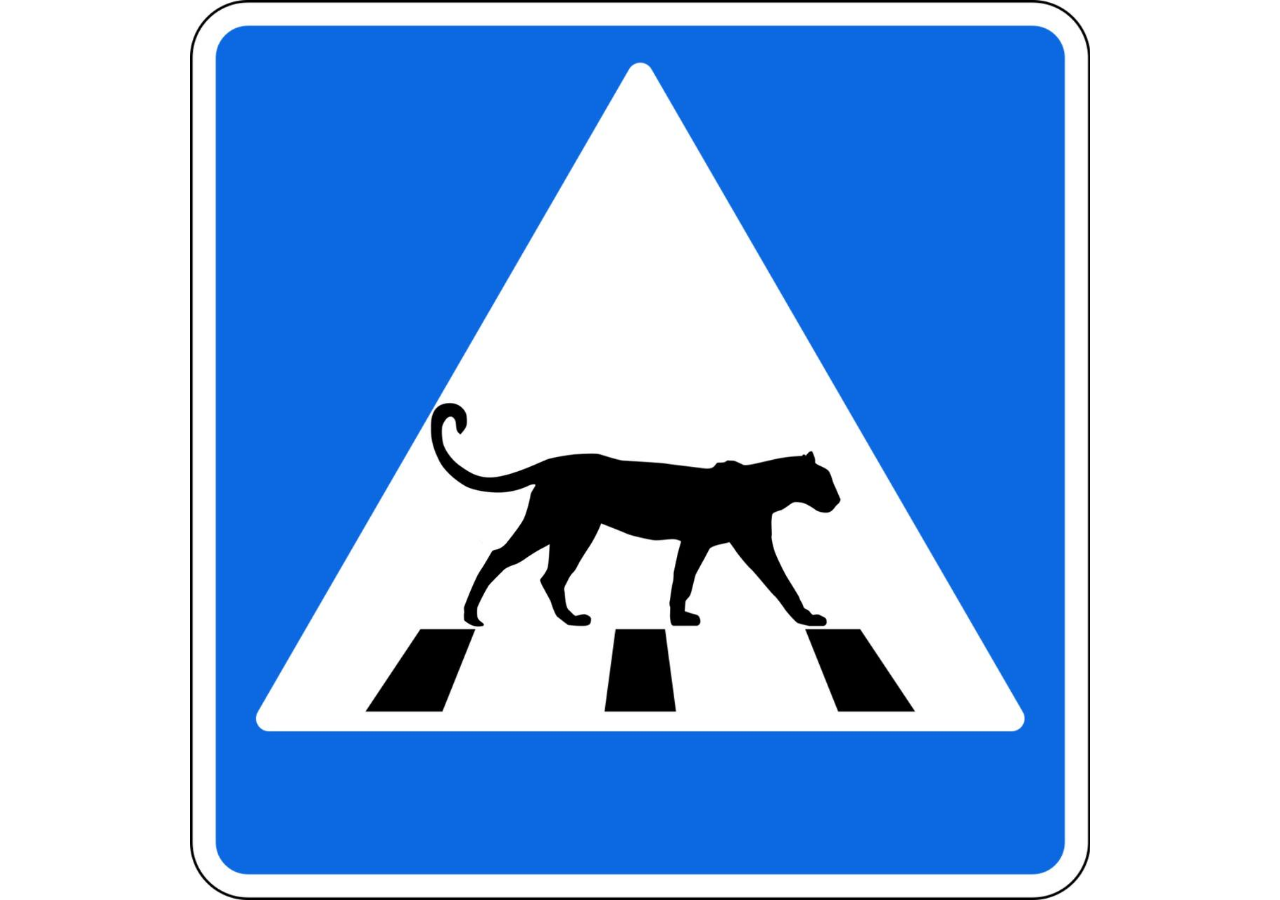
<file: logo.html>
<!DOCTYPE html>
<html>
<head>
    <title>Responsive Image</title>
    <style>
        body {
            margin: 0;
            padding: 0;
            height: 100vh; /* Set the body's height to the viewport height */
            display: flex;
            justify-content: center;
            align-items: center;
            overflow: hidden; /* Hide horizontal scrollbar if needed */
        }

        img {
            max-width: 100%;
            max-height: 100%;
            width: auto;
            height: auto;
        }
    </style>
</head>
<body>
    <img src="logo.jpg" alt="Description of the image">
</body>
</html>
</file>
